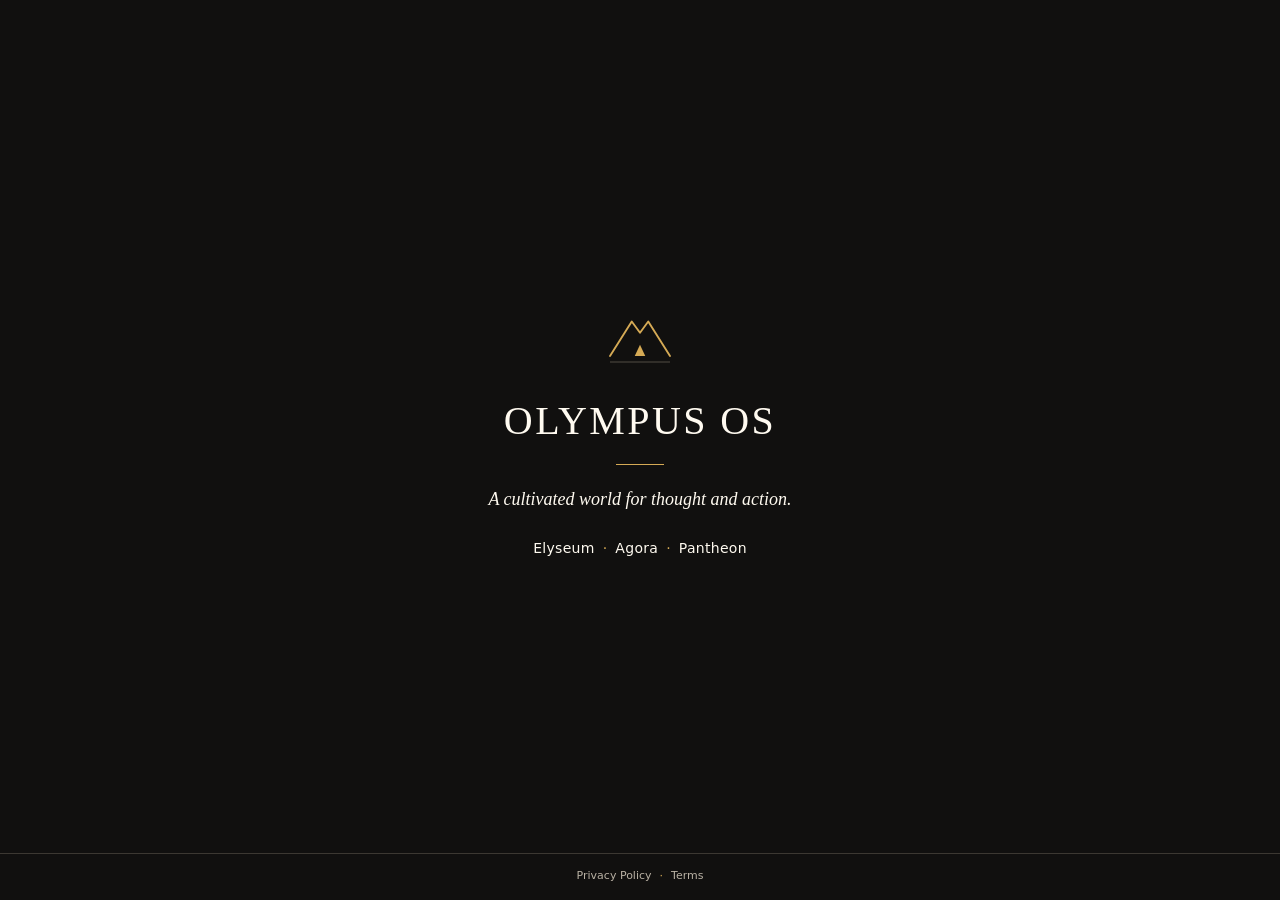
<file: index.html>
<!doctype html>
<html lang="en">
<head>
<meta charset="utf-8">
<meta name="viewport" content="width=device-width, initial-scale=1">
<title>Olympus OS</title>
<meta name="description" content="A cultivated world for thought and action.">
<link rel="icon" href="data:image/svg+xml,%3Csvg xmlns='http://www.w3.org/2000/svg' viewBox='0 0 48 48'%3E%3Cpath d='M6 34 L20 14 L24 20 L28 14 L42 34' fill='none' stroke='%23D5AA55' stroke-width='2'/%3E%3Cpath d='M21 34 L24 27 L27 34 Z' fill='%23D5AA55'/%3E%3C/svg%3E">
<style>
  :root{
    --ink:#11100F;
    --surface:#171614;
    --ivory:#FFFAF0;
    --gold:#D5AA55;
    --stone:#B9B1A4;
    --rule:#3C3832;
    --serif:"P052","Palatino Linotype","Book Antiqua",Georgia,serif;
    --sans:"URW Gothic","Century Gothic",system-ui,-apple-system,"Segoe UI",sans-serif;
  }
  *{margin:0;padding:0;box-sizing:border-box;}
  html,body{height:100%;}
  body{
    background:var(--ink);
    color:var(--ivory);
    font-family:var(--sans);
    display:flex;
    flex-direction:column;
    height:100dvh;
    overflow:hidden;
  }
  main{
    flex:1;
    display:flex;
    flex-direction:column;
    align-items:center;
    justify-content:center;
    text-align:center;
    padding:24px 24px 16px;
  }
  .symbol{width:72px;height:72px;margin-bottom:24px;}
  .eyebrow{
    font-size:10px;
    letter-spacing:0.16em;
    text-transform:uppercase;
    color:var(--stone);
    margin-bottom:16px;
  }
  h1{
    font-family:var(--serif);
    font-weight:400;
    font-size:40px;
    line-height:1.15;
    letter-spacing:0.06em;
    color:var(--ivory);
  }
  .rule{
    width:48px;
    height:1px;
    background:var(--gold);
    margin:20px auto;
  }
  .headline{
    font-family:var(--serif);
    font-style:italic;
    font-size:18px;
    line-height:1.60;
    color:var(--ivory);
    max-width:34em;
  }
  .principals{
    margin-top:24px;
    font-size:14px;
    line-height:1.55;
    color:var(--stone);
    letter-spacing:0.02em;
  }
  .principals span{color:var(--ivory);}
  .principals .dot{color:var(--gold);padding:0 8px;}
  footer{
    padding:14px 24px 16px;
    text-align:center;
    border-top:1px solid var(--rule);
  }
  .footnav{
    font-size:11px;
    line-height:1.45;
    color:var(--stone);
  }
  .footnav a{color:var(--stone);text-decoration:none;}
  .footnav a:hover{color:var(--gold);}
  .footnav .dot{color:var(--gold);padding:0 8px;}
  @media (max-width:480px){
    h1{font-size:32px;}
    main{padding:16px 16px 12px;}
    .symbol{width:64px;height:64px;margin-bottom:20px;}
  }
</style>
</head>
<body>
<main>
  <svg class="symbol" viewBox="0 0 48 48" fill="none" aria-hidden="true">
    <path d="M4 36 L18.5 13 L24 20.5 L29.5 13 L44 36" stroke="#D5AA55" stroke-width="1.25" stroke-linejoin="round" stroke-linecap="round"/>
    <path d="M20.5 36 L24 28.5 L27.5 36 Z" fill="#D5AA55"/>
    <line x1="4" y1="40" x2="44" y2="40" stroke="#3C3832" stroke-width="1"/>
  </svg>
  <h1>OLYMPUS OS</h1>
  <div class="rule"></div>
  <p class="headline">A cultivated world for thought and action.</p>
  <p class="principals"><span>Elyseum</span><span class="dot">·</span><span>Agora</span><span class="dot">·</span><span>Pantheon</span></p>
</main>
<footer>
  <nav class="footnav">
    <a href="/privacy/">Privacy Policy</a><span class="dot">·</span><a href="/terms/">Terms</a>
  </nav>
</footer>
</body>
</html>
</file>
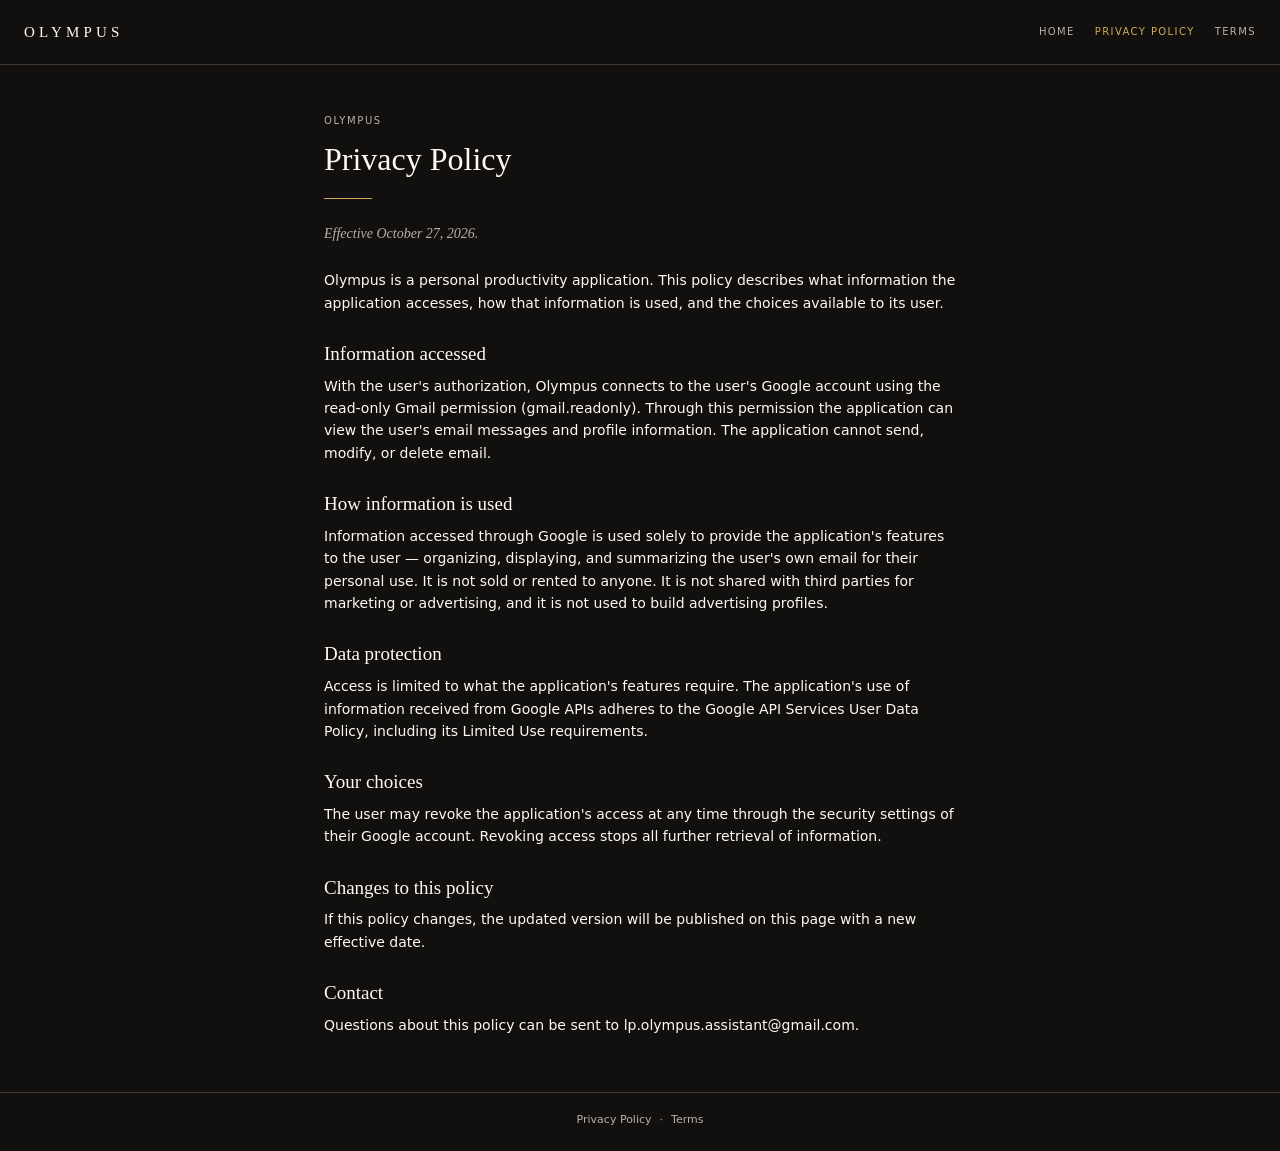
<file: privacy/index.html>
<!doctype html>
<html lang="en">
<head>
<meta charset="utf-8">
<meta name="viewport" content="width=device-width, initial-scale=1">
<title>Privacy Policy | Olympus</title>
<style>
  :root{
    --ink:#11100F;
    --ivory:#FFFAF0;
    --gold:#D5AA55;
    --stone:#B9B1A4;
    --rule:#3C3832;
    --serif:"P052","Palatino Linotype",Palatino,Georgia,"Times New Roman",serif;
    --sans:"URW Gothic","Century Gothic","Avenir Next",Avenir,"Segoe UI",system-ui,-apple-system,sans-serif;
  }
  *{margin:0;padding:0;box-sizing:border-box;}
  html{-webkit-text-size-adjust:100%;}
  body{
    background:var(--ink);
    color:var(--ivory);
    font-family:var(--sans);
    font-size:14px;
    line-height:1.6;
  }
  .topbar{
    display:flex;
    justify-content:space-between;
    align-items:center;
    padding:20px 24px;
    border-bottom:1px solid var(--rule);
  }
  .wordmark{
    font-family:var(--serif);
    font-size:15px;
    letter-spacing:0.28em;
    color:var(--ivory);
    text-decoration:none;
  }
  .topnav{display:flex;gap:20px;}
  .topnav a{
    font-size:10px;
    letter-spacing:0.14em;
    text-transform:uppercase;
    color:var(--stone);
    text-decoration:none;
  }
  .topnav a:hover{color:var(--gold);}
  .topnav a[aria-current="page"]{color:var(--gold);}
  main{
    max-width:680px;
    margin:0 auto;
    padding:48px 24px 40px;
  }
  .eyebrow{
    font-size:10px;
    letter-spacing:0.16em;
    text-transform:uppercase;
    color:var(--stone);
    margin-bottom:12px;
  }
  h1{
    font-family:var(--serif);
    font-weight:400;
    font-size:32px;
    line-height:1.15;
    color:var(--ivory);
  }
  .goldrule{width:48px;height:1px;background:var(--gold);margin:20px 0 24px;}
  .effective{font-family:var(--serif);font-style:italic;font-size:14px;color:var(--stone);margin-bottom:24px;}
  p{margin-bottom:16px;color:var(--ivory);}
  h2{
    font-family:var(--serif);
    font-weight:400;
    font-size:19px;
    line-height:1.3;
    color:var(--ivory);
    margin:28px 0 8px;
  }
  footer{
    border-top:1px solid var(--rule);
    padding:18px 24px 22px;
    text-align:center;
  }
  .footnav{font-size:11px;color:var(--stone);}
  .footnav a{color:var(--stone);text-decoration:none;}
  .footnav a:hover{color:var(--gold);}
  .footnav .dot{color:var(--gold);padding:0 8px;}
  @media (max-width:480px){
    h1{font-size:26px;}
    main{padding:36px 16px 32px;}
    .topbar{padding:16px;}
    .topnav{gap:14px;}
  }
</style>
</head>
<body>
<header class="topbar">
  <a class="wordmark" href="/">OLYMPUS</a>
  <nav class="topnav" aria-label="Primary navigation">
    <a href="/">Home</a>
    <a href="/privacy/" aria-current="page">Privacy Policy</a>
    <a href="/terms/">Terms</a>
  </nav>
</header>
<main>
  <p class="eyebrow">Olympus</p>
  <h1>Privacy Policy</h1>
  <div class="goldrule"></div>
  <p class="effective">Effective October 27, 2026.</p>
  <p>Olympus is a personal productivity application. This policy describes what information the application accesses, how that information is used, and the choices available to its user.</p>
  <h2>Information accessed</h2>
  <p>With the user's authorization, Olympus connects to the user's Google account using the read-only Gmail permission (gmail.readonly). Through this permission the application can view the user's email messages and profile information. The application cannot send, modify, or delete email.</p>
  <h2>How information is used</h2>
  <p>Information accessed through Google is used solely to provide the application's features to the user — organizing, displaying, and summarizing the user's own email for their personal use. It is not sold or rented to anyone. It is not shared with third parties for marketing or advertising, and it is not used to build advertising profiles.</p>
  <h2>Data protection</h2>
  <p>Access is limited to what the application's features require. The application's use of information received from Google APIs adheres to the Google API Services User Data Policy, including its Limited Use requirements.</p>
  <h2>Your choices</h2>
  <p>The user may revoke the application's access at any time through the security settings of their Google account. Revoking access stops all further retrieval of information.</p>
  <h2>Changes to this policy</h2>
  <p>If this policy changes, the updated version will be published on this page with a new effective date.</p>
  <h2>Contact</h2>
  <p>Questions about this policy can be sent to lp.olympus.assistant@gmail.com.</p>
</main>
<footer>
  <nav class="footnav">
    <a href="/privacy/">Privacy Policy</a><span class="dot">·</span><a href="/terms/">Terms</a>
  </nav>
</footer>
</body>
</html>
</file>
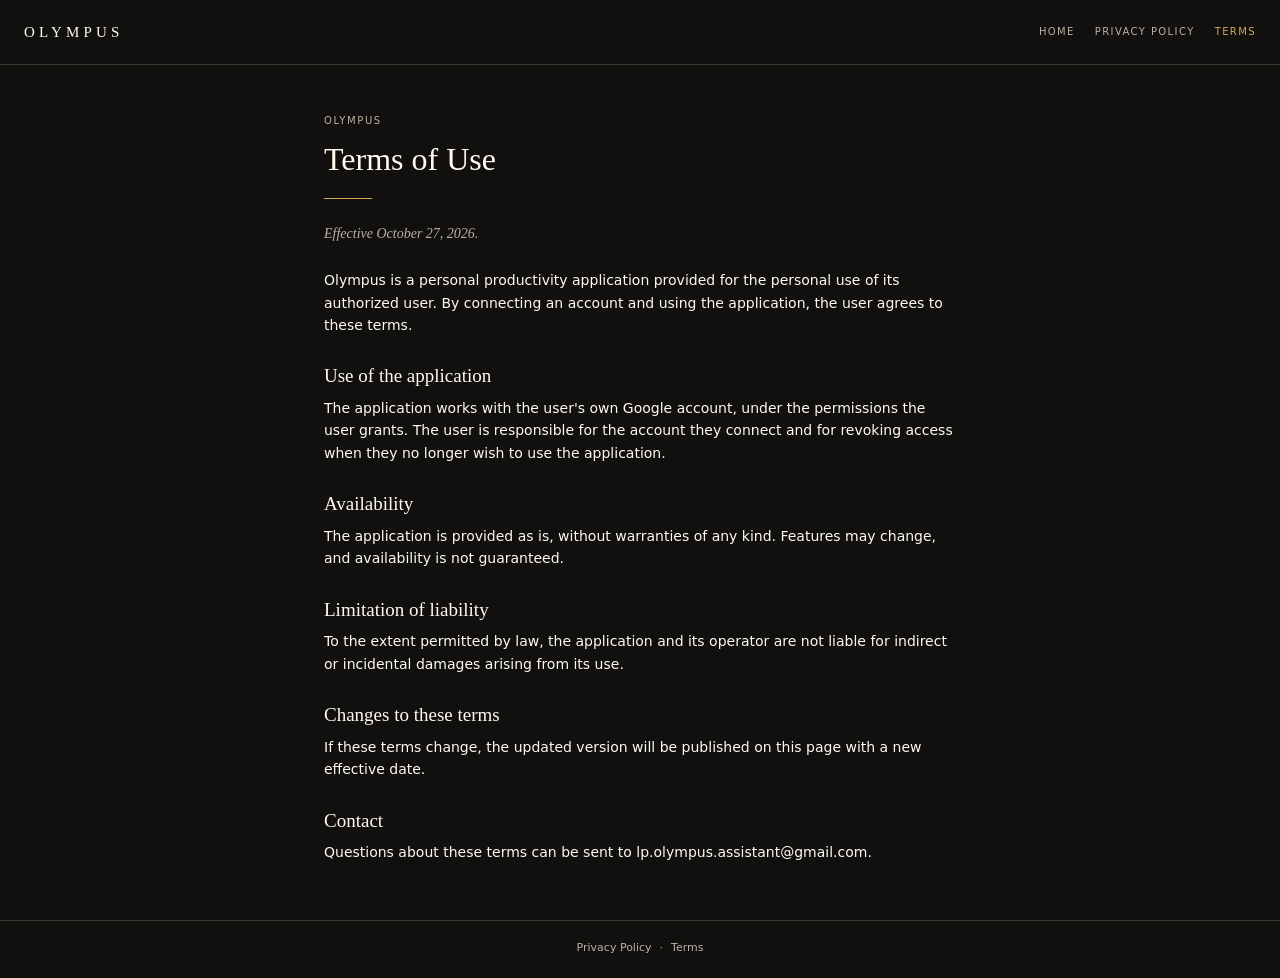
<file: terms/index.html>
<!doctype html>
<html lang="en">
<head>
<meta charset="utf-8">
<meta name="viewport" content="width=device-width, initial-scale=1">
<title>Terms | Olympus</title>
<style>
  :root{
    --ink:#11100F;
    --ivory:#FFFAF0;
    --gold:#D5AA55;
    --stone:#B9B1A4;
    --rule:#3C3832;
    --serif:"P052","Palatino Linotype",Palatino,Georgia,"Times New Roman",serif;
    --sans:"URW Gothic","Century Gothic","Avenir Next",Avenir,"Segoe UI",system-ui,-apple-system,sans-serif;
  }
  *{margin:0;padding:0;box-sizing:border-box;}
  html{-webkit-text-size-adjust:100%;}
  body{
    background:var(--ink);
    color:var(--ivory);
    font-family:var(--sans);
    font-size:14px;
    line-height:1.6;
  }
  .topbar{
    display:flex;
    justify-content:space-between;
    align-items:center;
    padding:20px 24px;
    border-bottom:1px solid var(--rule);
  }
  .wordmark{
    font-family:var(--serif);
    font-size:15px;
    letter-spacing:0.28em;
    color:var(--ivory);
    text-decoration:none;
  }
  .topnav{display:flex;gap:20px;}
  .topnav a{
    font-size:10px;
    letter-spacing:0.14em;
    text-transform:uppercase;
    color:var(--stone);
    text-decoration:none;
  }
  .topnav a:hover{color:var(--gold);}
  .topnav a[aria-current="page"]{color:var(--gold);}
  main{
    max-width:680px;
    margin:0 auto;
    padding:48px 24px 40px;
  }
  .eyebrow{
    font-size:10px;
    letter-spacing:0.16em;
    text-transform:uppercase;
    color:var(--stone);
    margin-bottom:12px;
  }
  h1{
    font-family:var(--serif);
    font-weight:400;
    font-size:32px;
    line-height:1.15;
    color:var(--ivory);
  }
  .goldrule{width:48px;height:1px;background:var(--gold);margin:20px 0 24px;}
  .effective{font-family:var(--serif);font-style:italic;font-size:14px;color:var(--stone);margin-bottom:24px;}
  p{margin-bottom:16px;color:var(--ivory);}
  h2{
    font-family:var(--serif);
    font-weight:400;
    font-size:19px;
    line-height:1.3;
    color:var(--ivory);
    margin:28px 0 8px;
  }
  footer{
    border-top:1px solid var(--rule);
    padding:18px 24px 22px;
    text-align:center;
  }
  .footnav{font-size:11px;color:var(--stone);}
  .footnav a{color:var(--stone);text-decoration:none;}
  .footnav a:hover{color:var(--gold);}
  .footnav .dot{color:var(--gold);padding:0 8px;}
  @media (max-width:480px){
    h1{font-size:26px;}
    main{padding:36px 16px 32px;}
    .topbar{padding:16px;}
    .topnav{gap:14px;}
  }
</style>
</head>
<body>
<header class="topbar">
  <a class="wordmark" href="/">OLYMPUS</a>
  <nav class="topnav" aria-label="Primary navigation">
    <a href="/">Home</a>
    <a href="/privacy/">Privacy Policy</a>
    <a href="/terms/" aria-current="page">Terms</a>
  </nav>
</header>
<main>
  <p class="eyebrow">Olympus</p>
  <h1>Terms of Use</h1>
  <div class="goldrule"></div>
  <p class="effective">Effective October 27, 2026.</p>
  <p>Olympus is a personal productivity application provided for the personal use of its authorized user. By connecting an account and using the application, the user agrees to these terms.</p>
  <h2>Use of the application</h2>
  <p>The application works with the user's own Google account, under the permissions the user grants. The user is responsible for the account they connect and for revoking access when they no longer wish to use the application.</p>
  <h2>Availability</h2>
  <p>The application is provided as is, without warranties of any kind. Features may change, and availability is not guaranteed.</p>
  <h2>Limitation of liability</h2>
  <p>To the extent permitted by law, the application and its operator are not liable for indirect or incidental damages arising from its use.</p>
  <h2>Changes to these terms</h2>
  <p>If these terms change, the updated version will be published on this page with a new effective date.</p>
  <h2>Contact</h2>
  <p>Questions about these terms can be sent to lp.olympus.assistant@gmail.com.</p>
</main>
<footer>
  <nav class="footnav">
    <a href="/privacy/">Privacy Policy</a><span class="dot">·</span><a href="/terms/">Terms</a>
  </nav>
</footer>
</body>
</html>
</file>
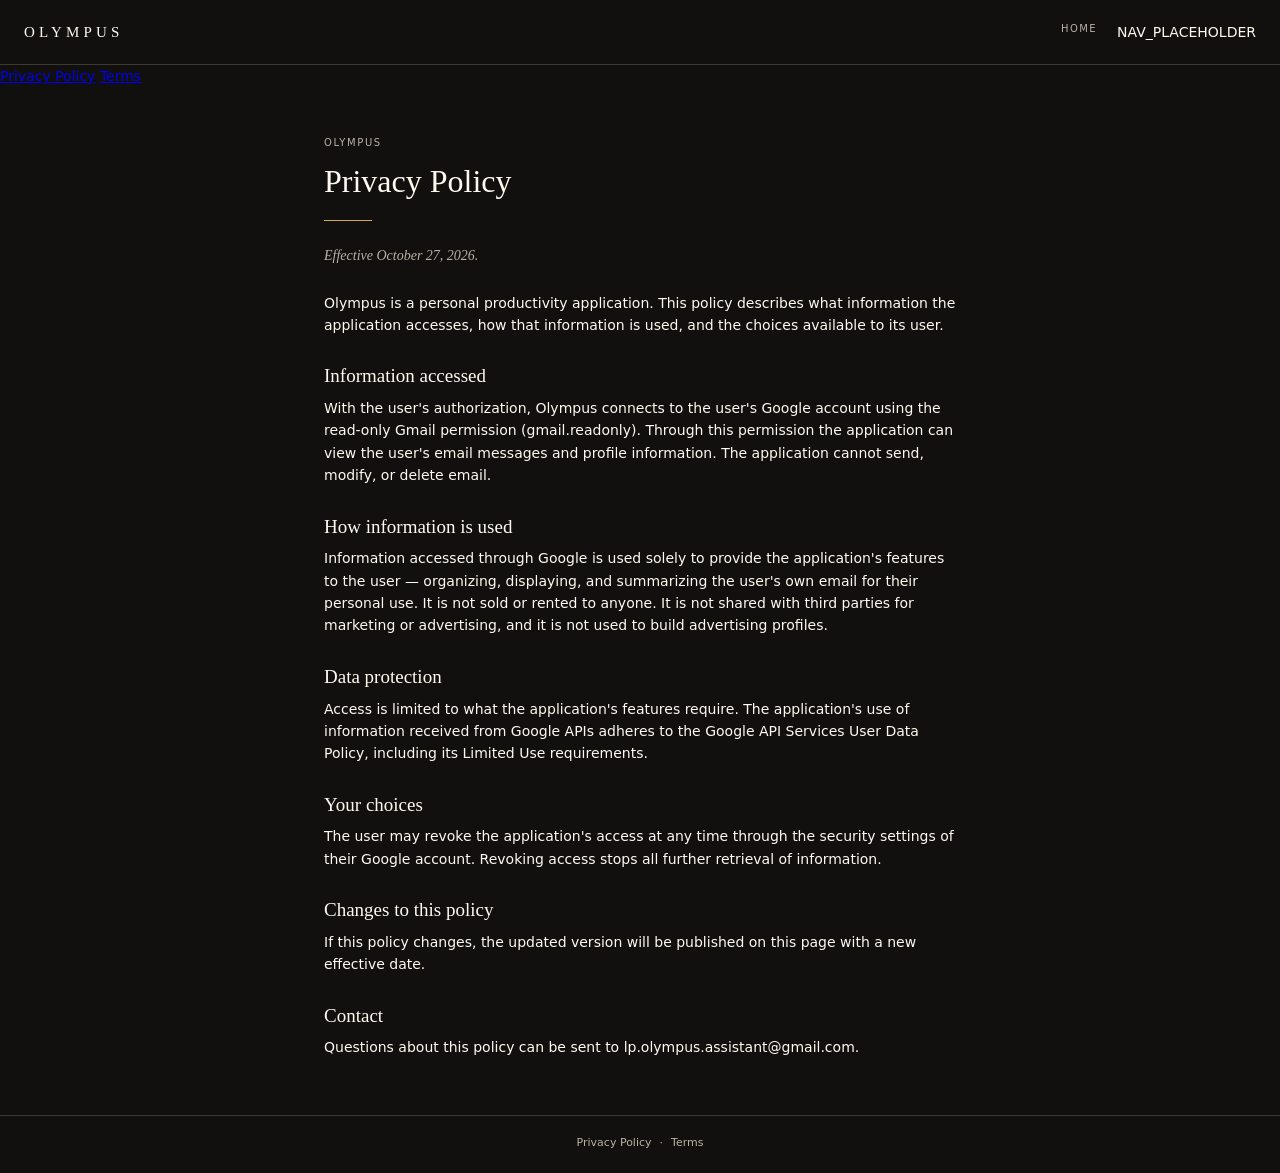
<file: privacy/privacy.html>
<!doctype html>
<html lang="en">
<head>
<meta charset="utf-8">
<meta name="viewport" content="width=device-width, initial-scale=1">
<title>Privacy Policy | Olympus</title>
<style>
  :root{
    --ink:#11100F;
    --ivory:#FFFAF0;
    --gold:#D5AA55;
    --stone:#B9B1A4;
    --rule:#3C3832;
    --serif:"P052","Palatino Linotype",Palatino,Georgia,"Times New Roman",serif;
    --sans:"URW Gothic","Century Gothic","Avenir Next",Avenir,"Segoe UI",system-ui,-apple-system,sans-serif;
  }
  *{margin:0;padding:0;box-sizing:border-box;}
  html{-webkit-text-size-adjust:100%;}
  body{
    background:var(--ink);
    color:var(--ivory);
    font-family:var(--sans);
    font-size:14px;
    line-height:1.6;
  }
  .topbar{
    display:flex;
    justify-content:space-between;
    align-items:center;
    padding:20px 24px;
    border-bottom:1px solid var(--rule);
  }
  .wordmark{
    font-family:var(--serif);
    font-size:15px;
    letter-spacing:0.28em;
    color:var(--ivory);
    text-decoration:none;
  }
  .topnav{display:flex;gap:20px;}
  .topnav a{
    font-size:10px;
    letter-spacing:0.14em;
    text-transform:uppercase;
    color:var(--stone);
    text-decoration:none;
  }
  .topnav a:hover{color:var(--gold);}
  .topnav a[aria-current="page"]{color:var(--gold);}
  main{
    max-width:680px;
    margin:0 auto;
    padding:48px 24px 40px;
  }
  .eyebrow{
    font-size:10px;
    letter-spacing:0.16em;
    text-transform:uppercase;
    color:var(--stone);
    margin-bottom:12px;
  }
  h1{
    font-family:var(--serif);
    font-weight:400;
    font-size:32px;
    line-height:1.15;
    color:var(--ivory);
  }
  .goldrule{width:48px;height:1px;background:var(--gold);margin:20px 0 24px;}
  .effective{font-family:var(--serif);font-style:italic;font-size:14px;color:var(--stone);margin-bottom:24px;}
  p{margin-bottom:16px;color:var(--ivory);}
  h2{
    font-family:var(--serif);
    font-weight:400;
    font-size:19px;
    line-height:1.3;
    color:var(--ivory);
    margin:28px 0 8px;
  }
  footer{
    border-top:1px solid var(--rule);
    padding:18px 24px 22px;
    text-align:center;
  }
  .footnav{font-size:11px;color:var(--stone);}
  .footnav a{color:var(--stone);text-decoration:none;}
  .footnav a:hover{color:var(--gold);}
  .footnav .dot{color:var(--gold);padding:0 8px;}
  @media (max-width:480px){
    h1{font-size:26px;}
    main{padding:36px 16px 32px;}
    .topbar{padding:16px;}
    .topnav{gap:14px;}
  }
</style>
</head>
<body>
<header class="topbar">
  <a class="wordmark" href="/">OLYMPUS</a>
  <nav class="topnav" aria-label="Primary navigation">
    <a href="/">Home</a>
    NAV_PLACEHOLDER
  </nav>
</header>    <a href="/privacy/" aria-current="page">Privacy Policy</a>
    <a href="/terms/">Terms</a>

<main>
  <p class="eyebrow">Olympus</p>
  <h1>Privacy Policy</h1>
  <div class="goldrule"></div>
  <p class="effective">Effective October 27, 2026.</p>
  <p>Olympus is a personal productivity application. This policy describes what information the application accesses, how that information is used, and the choices available to its user.</p>
  <h2>Information accessed</h2>
  <p>With the user's authorization, Olympus connects to the user's Google account using the read-only Gmail permission (gmail.readonly). Through this permission the application can view the user's email messages and profile information. The application cannot send, modify, or delete email.</p>
  <h2>How information is used</h2>
  <p>Information accessed through Google is used solely to provide the application's features to the user — organizing, displaying, and summarizing the user's own email for their personal use. It is not sold or rented to anyone. It is not shared with third parties for marketing or advertising, and it is not used to build advertising profiles.</p>
  <h2>Data protection</h2>
  <p>Access is limited to what the application's features require. The application's use of information received from Google APIs adheres to the Google API Services User Data Policy, including its Limited Use requirements.</p>
  <h2>Your choices</h2>
  <p>The user may revoke the application's access at any time through the security settings of their Google account. Revoking access stops all further retrieval of information.</p>
  <h2>Changes to this policy</h2>
  <p>If this policy changes, the updated version will be published on this page with a new effective date.</p>
  <h2>Contact</h2>
  <p>Questions about this policy can be sent to lp.olympus.assistant@gmail.com.</p>
</main>
<footer>
  <nav class="footnav">
    <a href="/privacy/">Privacy Policy</a><span class="dot">·</span><a href="/terms/">Terms</a>
  </nav>
</footer>
</body>
</html>
</file>
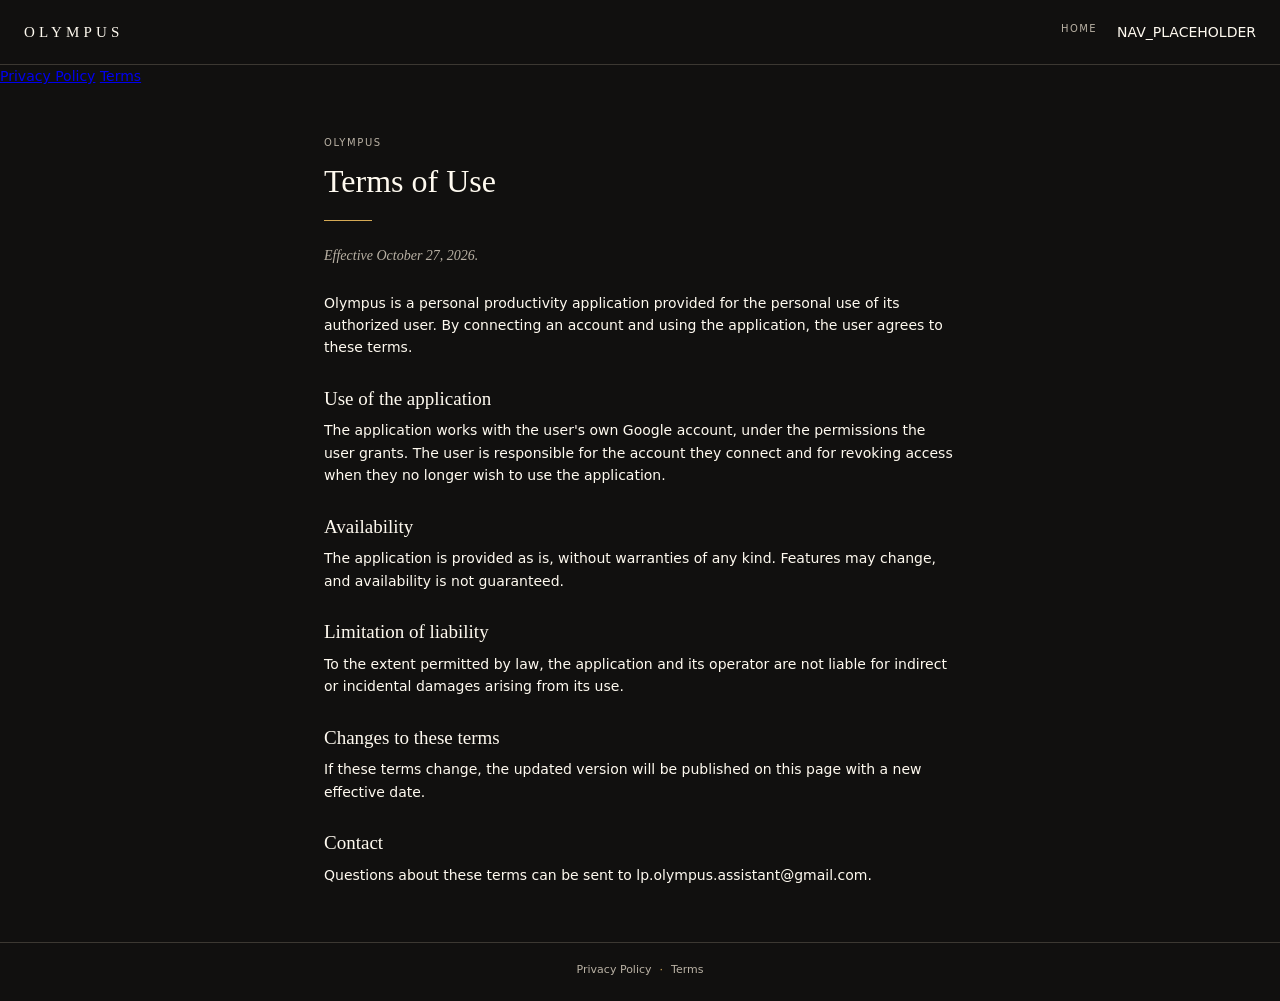
<file: terms/terms.html>
<!doctype html>
<html lang="en">
<head>
<meta charset="utf-8">
<meta name="viewport" content="width=device-width, initial-scale=1">
<title>Terms | Olympus</title>
<style>
  :root{
    --ink:#11100F;
    --ivory:#FFFAF0;
    --gold:#D5AA55;
    --stone:#B9B1A4;
    --rule:#3C3832;
    --serif:"P052","Palatino Linotype",Palatino,Georgia,"Times New Roman",serif;
    --sans:"URW Gothic","Century Gothic","Avenir Next",Avenir,"Segoe UI",system-ui,-apple-system,sans-serif;
  }
  *{margin:0;padding:0;box-sizing:border-box;}
  html{-webkit-text-size-adjust:100%;}
  body{
    background:var(--ink);
    color:var(--ivory);
    font-family:var(--sans);
    font-size:14px;
    line-height:1.6;
  }
  .topbar{
    display:flex;
    justify-content:space-between;
    align-items:center;
    padding:20px 24px;
    border-bottom:1px solid var(--rule);
  }
  .wordmark{
    font-family:var(--serif);
    font-size:15px;
    letter-spacing:0.28em;
    color:var(--ivory);
    text-decoration:none;
  }
  .topnav{display:flex;gap:20px;}
  .topnav a{
    font-size:10px;
    letter-spacing:0.14em;
    text-transform:uppercase;
    color:var(--stone);
    text-decoration:none;
  }
  .topnav a:hover{color:var(--gold);}
  .topnav a[aria-current="page"]{color:var(--gold);}
  main{
    max-width:680px;
    margin:0 auto;
    padding:48px 24px 40px;
  }
  .eyebrow{
    font-size:10px;
    letter-spacing:0.16em;
    text-transform:uppercase;
    color:var(--stone);
    margin-bottom:12px;
  }
  h1{
    font-family:var(--serif);
    font-weight:400;
    font-size:32px;
    line-height:1.15;
    color:var(--ivory);
  }
  .goldrule{width:48px;height:1px;background:var(--gold);margin:20px 0 24px;}
  .effective{font-family:var(--serif);font-style:italic;font-size:14px;color:var(--stone);margin-bottom:24px;}
  p{margin-bottom:16px;color:var(--ivory);}
  h2{
    font-family:var(--serif);
    font-weight:400;
    font-size:19px;
    line-height:1.3;
    color:var(--ivory);
    margin:28px 0 8px;
  }
  footer{
    border-top:1px solid var(--rule);
    padding:18px 24px 22px;
    text-align:center;
  }
  .footnav{font-size:11px;color:var(--stone);}
  .footnav a{color:var(--stone);text-decoration:none;}
  .footnav a:hover{color:var(--gold);}
  .footnav .dot{color:var(--gold);padding:0 8px;}
  @media (max-width:480px){
    h1{font-size:26px;}
    main{padding:36px 16px 32px;}
    .topbar{padding:16px;}
    .topnav{gap:14px;}
  }
</style>
</head>
<body>
<header class="topbar">
  <a class="wordmark" href="/">OLYMPUS</a>
  <nav class="topnav" aria-label="Primary navigation">
    <a href="/">Home</a>
    NAV_PLACEHOLDER
  </nav>
</header>    <a href="/privacy/">Privacy Policy</a>
    <a href="/terms/" aria-current="page">Terms</a>

<main>
  <p class="eyebrow">Olympus</p>
  <h1>Terms of Use</h1>
  <div class="goldrule"></div>
  <p class="effective">Effective October 27, 2026.</p>
  <p>Olympus is a personal productivity application provided for the personal use of its authorized user. By connecting an account and using the application, the user agrees to these terms.</p>
  <h2>Use of the application</h2>
  <p>The application works with the user's own Google account, under the permissions the user grants. The user is responsible for the account they connect and for revoking access when they no longer wish to use the application.</p>
  <h2>Availability</h2>
  <p>The application is provided as is, without warranties of any kind. Features may change, and availability is not guaranteed.</p>
  <h2>Limitation of liability</h2>
  <p>To the extent permitted by law, the application and its operator are not liable for indirect or incidental damages arising from its use.</p>
  <h2>Changes to these terms</h2>
  <p>If these terms change, the updated version will be published on this page with a new effective date.</p>
  <h2>Contact</h2>
  <p>Questions about these terms can be sent to lp.olympus.assistant@gmail.com.</p>
</main>
<footer>
  <nav class="footnav">
    <a href="/privacy/">Privacy Policy</a><span class="dot">·</span><a href="/terms/">Terms</a>
  </nav>
</footer>
</body>
</html>
</file>
